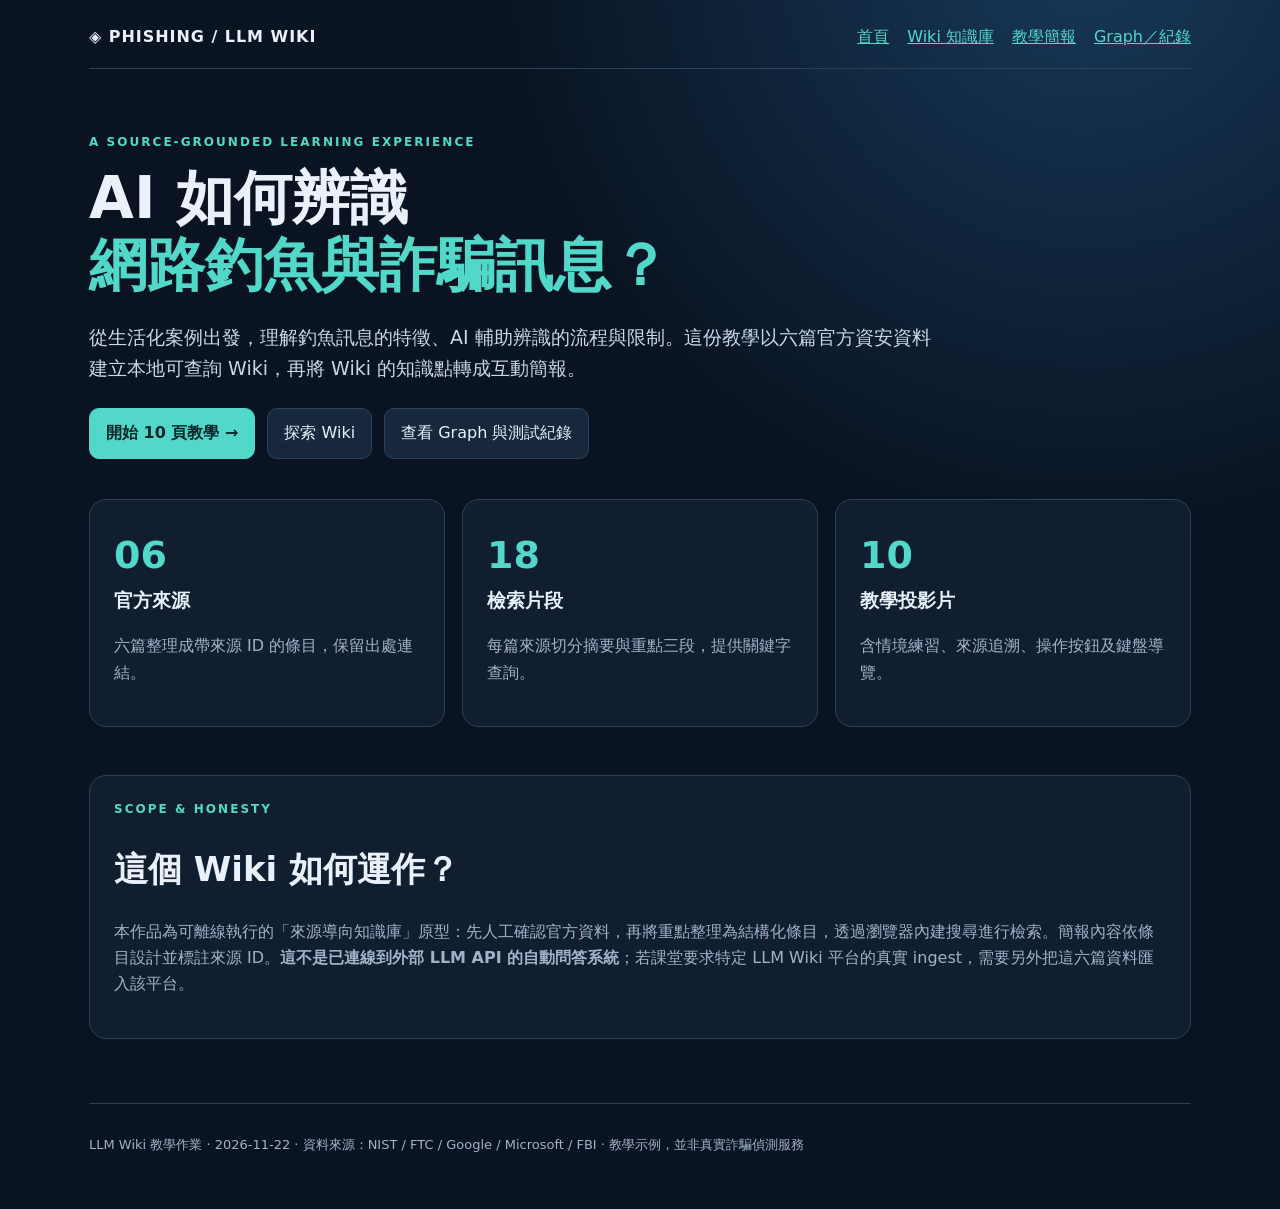
<file: index.html>
<!doctype html><html lang="zh-Hant"><head><meta charset="utf-8"><meta name="viewport" content="width=device-width, initial-scale=1"><meta name="description" content="可檢索的網路釣魚知識庫與互動教學簡報"><title>AI 辨識詐騙｜LLM Wiki</title><link rel="stylesheet" href="assets/style.css"></head><body><div class="wrap"><header class="top"><div class="brand">◈ PHISHING / LLM WIKI</div><nav class="nav"><a href="index.html">首頁</a><a href="wiki.html">Wiki 知識庫</a><a href="slides.html">教學簡報</a><a href="workflow.html">Graph／紀錄</a></nav></header><main><section class="hero"><div class="eyebrow">A source-grounded learning experience</div><h1>AI 如何辨識<br><span style="color:var(--accent)">網路釣魚與詐騙訊息？</span></h1><p class="lead">從生活化案例出發，理解釣魚訊息的特徵、AI 輔助辨識的流程與限制。這份教學以六篇官方資安資料建立本地可查詢 Wiki，再將 Wiki 的知識點轉成互動簡報。</p><div class="actions"><a class="btn primary" href="slides.html">開始 10 頁教學 →</a><a class="btn" href="wiki.html">探索 Wiki</a><a class="btn" href="workflow.html">查看 Graph 與測試紀錄</a></div></section><section class="grid"><div class="card"><div class="kpi">06</div><h3>官方來源</h3><p>六篇整理成帶來源 ID 的條目，保留出處連結。</p></div><div class="card"><div class="kpi">18</div><h3>檢索片段</h3><p>每篇來源切分摘要與重點三段，提供關鍵字查詢。</p></div><div class="card"><div class="kpi">10</div><h3>教學投影片</h3><p>含情境練習、來源追溯、操作按鈕及鍵盤導覽。</p></div></section><section class="section card"><div class="eyebrow">Scope & honesty</div><h2>這個 Wiki 如何運作？</h2><p>本作品為可離線執行的「來源導向知識庫」原型：先人工確認官方資料，再將重點整理為結構化條目，透過瀏覽器內建搜尋進行檢索。簡報內容依條目設計並標註來源 ID。<strong>這不是已連線到外部 LLM API 的自動問答系統</strong>；若課堂要求特定 LLM Wiki 平台的真實 ingest，需要另外把這六篇資料匯入該平台。</p></section></main><footer class="footer">LLM Wiki 教學作業 · 2026-11-22 · 資料來源：NIST / FTC / Google / Microsoft / FBI · 教學示例，並非真實詐騙偵測服務</footer></div></body></html>
</file>
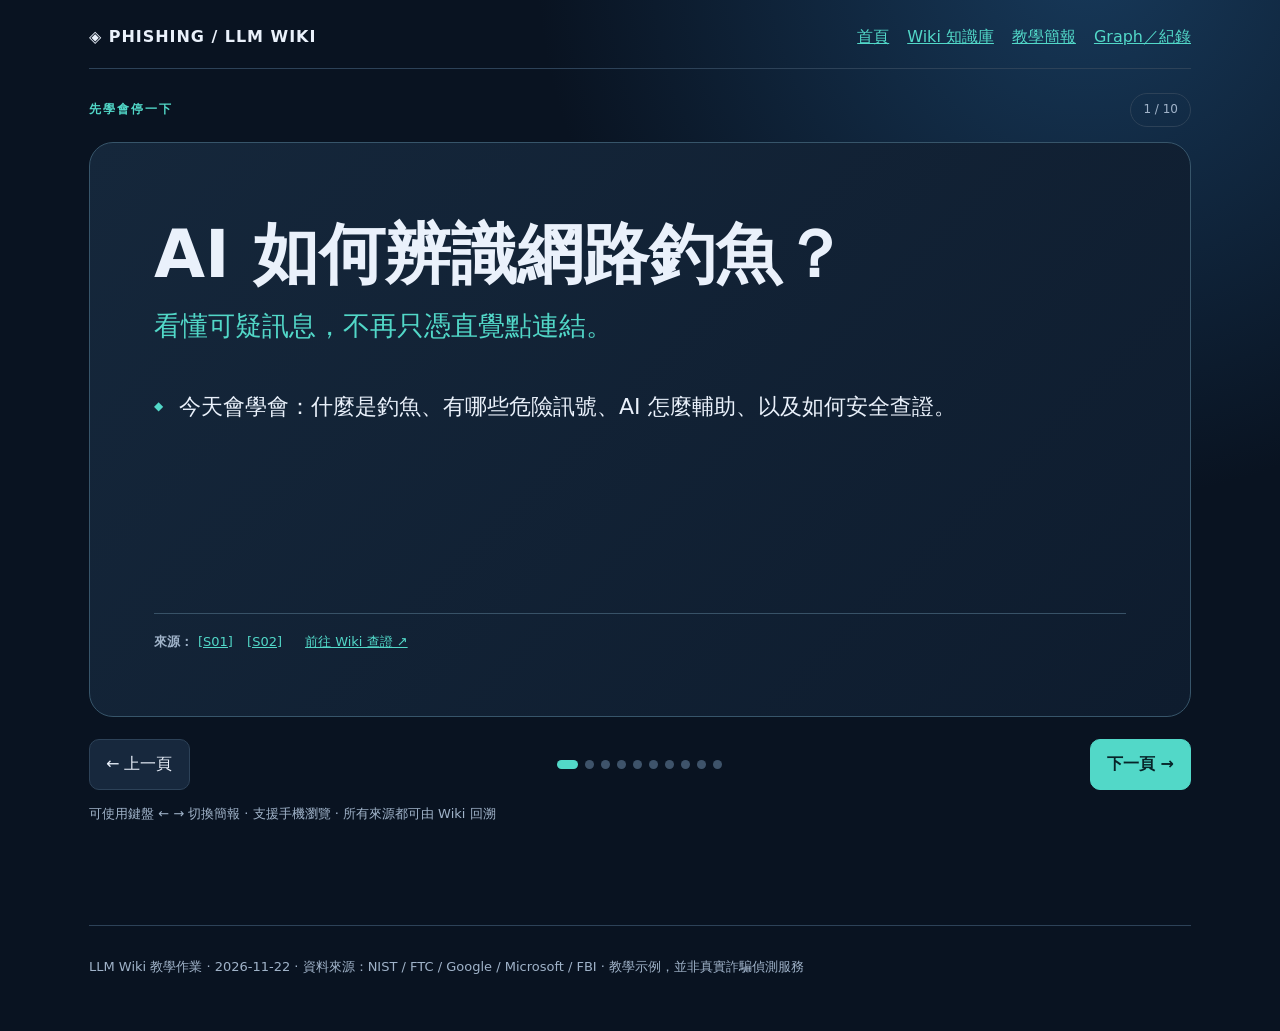
<file: slides.html>
<!doctype html><html lang="zh-Hant"><head><meta charset="utf-8"><meta name="viewport" content="width=device-width, initial-scale=1"><meta name="description" content="可檢索的網路釣魚知識庫與互動教學簡報"><title>互動教學簡報</title><link rel="stylesheet" href="assets/style.css"></head><body><div class="wrap"><header class="top"><div class="brand">◈ PHISHING / LLM WIKI</div><nav class="nav"><a href="index.html">首頁</a><a href="wiki.html">Wiki 知識庫</a><a href="slides.html">教學簡報</a><a href="workflow.html">Graph／紀錄</a></nav></header><main><section class="slide-stage"><div class="slide-meta"><span id="chapter" class="eyebrow"></span><span id="progress" class="pill"></span></div><article id="slide" class="slide-card" aria-live="polite"><h1 id="stitle"></h1><p id="ssub" class="slide-sub"></p><ul id="bullets"></ul><div id="quiz" class="quiz" hidden><button data-answer="wrong">A · 立即付款</button><button data-answer="correct">B · 官方平台查證</button><button data-answer="wrong">C · 回覆信用卡</button><p id="feedback" class="feedback" aria-live="polite"></p></div><div class="slide-sources"><strong>來源：</strong><span id="refs"></span>　<a href="wiki.html">前往 Wiki 查證 ↗</a></div></article><div class="controls"><button id="prev" aria-label="上一頁">← 上一頁</button><div class="dots" id="dots"></div><button class="primary" id="next" aria-label="下一頁">下一頁 →</button></div><p class="tiny">可使用鍵盤 ← → 切換簡報 · 支援手機瀏覽 · 所有來源都可由 Wiki 回溯</p></section></main><style>.slide-stage{padding:24px 0}.slide-meta,.controls{display:flex;align-items:center;justify-content:space-between;gap:12px}.slide-card{background:linear-gradient(135deg,#15273b,#0e1c2e);border:1px solid #37556a;border-radius:24px;min-height:575px;padding:clamp(24px,5vw,65px);margin:15px 0 22px;display:flex;flex-direction:column}.slide-card h1{font-size:clamp(34px,5.3vw,66px);max-width:850px;margin:10px 0 10px}.slide-sub{font-size:clamp(19px,2.5vw,27px);color:var(--accent);margin:0 0 25px}.slide-card ul{font-size:clamp(17px,2vw,22px);line-height:1.7;list-style:none;padding:0;margin:4px 0 32px}.slide-card li{padding-left:25px;margin:11px 0;position:relative}.slide-card li:before{content:'◆';position:absolute;left:0;color:var(--accent);font-size:12px;top:8px}.slide-sources{margin-top:auto;border-top:1px solid #385267;padding-top:17px;color:var(--muted);font-size:13px}.slide-sources a{margin:0 5px}.dots{display:flex;gap:7px;flex-wrap:wrap;justify-content:center}.dot{width:9px;height:9px;border-radius:50%;background:#3e536a;border:0;padding:0}.dot.active{background:var(--accent);width:21px;border-radius:10px}.quiz{display:flex;flex-wrap:wrap;gap:10px}.quiz[hidden]{display:none}.quiz button{text-align:left}.feedback{width:100%;color:var(--yellow);font-weight:bold}@media(max-width:600px){.slide-card{min-height:650px}.controls{flex-wrap:wrap}.dots{order:3;width:100%}}</style><script>const slides=[{"eyebrow": "先學會停一下", "title": "AI 如何辨識網路釣魚？", "subtitle": "看懂可疑訊息，不再只憑直覺點連結。", "bullets": ["今天會學會：什麼是釣魚、有哪些危險訊號、AI 怎麼輔助、以及如何安全查證。"], "refs": ["S01", "S02"]}, {"eyebrow": "01 / 定義", "title": "什麼是網路釣魚？", "subtitle": "看起來像真的，目的是讓你做錯事。", "bullets": ["釣魚是一種社交工程：假冒可信任機構或人物。", "常見目的：取得密碼、信用卡資訊、付款，或誘導進入假網站。", "重點不是訊息長得多專業，而是它要求你做什麼。"], "refs": ["S01", "S03"]}, {"eyebrow": "02 / 生活情境", "title": "你收到這封「帳號停權」通知", "subtitle": "範例訊息：您的帳號將於 10 分鐘後停權，請立即點連結驗證。", "bullets": ["可疑訊號 A：製造恐慌與時間壓力。", "可疑訊號 B：把登入導向不明連結。", "可疑訊號 C：以官方名義要求敏感資訊。"], "refs": ["S02", "S06"]}, {"eyebrow": "03 / 看懂警訊", "title": "三個值得提高警覺的特徵", "subtitle": "警訊是線索，不是單一證據。", "bullets": ["① 催促：立即操作、否則停權或罰款。", "② 誘導：點擊未知連結、下載檔案、匯款。", "③ 冒充：寄件者名稱像官方，但真實網域或請求不合理。"], "refs": ["S02", "S06"]}, {"eyebrow": "04 / AI 的角色", "title": "AI 可以怎麼協助判斷？", "subtitle": "把文字轉成可解釋的風險訊號。", "bullets": ["輸入：訊息文字與可安全取得的發送資訊。", "分析：偵測緊急語氣、索取敏感資訊、可疑連結或冒充線索。", "輸出：標註風險原因，提示使用者改走官方管道查證。", "這是教學用的分析流程，不是已部署的 AI 分類器。"], "refs": ["S01", "S02", "S06"]}, {"eyebrow": "05 / AI 的限制", "title": "為什麼 AI 也可能判錯？", "subtitle": "自然、流暢的文字也可能是詐騙。", "bullets": ["AI 可能誤判：真實通知也會有「立即」等字樣。", "AI 可能漏判：生成式 AI 能寫出非常自然的詐騙文案。", "沒有完整上下文時，模型無法保證寄件者或網站的真實性。", "最重要：讓 AI 協助提醒，而不是直接取代查證。"], "refs": ["S06", "S02"]}, {"eyebrow": "06 / 安全操作", "title": "收到疑似詐騙訊息怎麼辦？", "subtitle": "停、查、保護。", "bullets": ["停：先不要點訊息內的連結或開啟附件。", "查：自己打開官方 App／網站或撥打已知電話確認。", "保護：開啟多重驗證、更新裝置與瀏覽器安全防護。", "如果已輸入密碼，立即由官方網站修改密碼並採取帳戶保護措施。"], "refs": ["S02", "S04", "S05"]}, {"eyebrow": "07 / 保護機制", "title": "瀏覽器能幫上什麼忙？", "subtitle": "安全警告是多一層防線。", "bullets": ["Google Safe Browsing 可對被辨識的欺騙性網站發出警告。", "Microsoft SmartScreen 可協助攔截已知惡意或釣魚網站。", "沒出現警告，不代表網站就一定安全。"], "refs": ["S03", "S04"]}, {"eyebrow": "08 / 小測驗", "title": "看到這則訊息，你會怎麼做？", "subtitle": "「物流異常！請於 15 分鐘內點網址補繳 25 元。」", "bullets": ["A. 直接點進去付錢，以免包裹退回。", "B. 不點連結，開官方物流平台確認是否真的有訂單。", "C. 把信用卡資料回覆給寄件者。"], "refs": ["S02", "S05"]}, {"eyebrow": "09 / 重點回顧", "title": "三句話記住今天的重點", "subtitle": "讓 AI 提醒你，把確認權留給自己。", "bullets": ["釣魚是利用冒充與誘導行動的社交工程。", "AI 可輔助辨識風險，但輸出不是定論。", "遇到可疑訊息，透過獨立官方管道確認。"], "refs": ["S01", "S02", "S06"]}];let at=0;const el=id=>document.getElementById(id);function show(n){at=Math.min(slides.length-1,Math.max(0,n));let s=slides[at];el('chapter').textContent=s.eyebrow;el('progress').textContent=(at+1)+' / '+slides.length;el('stitle').textContent=s.title;el('ssub').textContent=s.subtitle;el('bullets').innerHTML=s.bullets.map(t=>'<li>'+t+'</li>').join('');el('refs').innerHTML=s.refs.map(r=>'<a href="wiki.html#'+r+'">['+r+']</a>').join(' ');el('prev').disabled=at===0;el('next').textContent=at===slides.length-1?'回到第一頁 ↻':'下一頁 →';el('quiz').hidden=at!==8;el('feedback').textContent='';el('dots').innerHTML=slides.map((_,i)=>'<button class="dot '+(i===at?'active':'')+'" title="第'+(i+1)+'頁" aria-label="前往第'+(i+1)+'頁" data-i="'+i+'"></button>').join('');el('dots').querySelectorAll('button').forEach(b=>b.onclick=()=>show(+b.dataset.i));}el('prev').onclick=()=>show(at-1);el('next').onclick=()=>show((at+1)%slides.length);document.addEventListener('keydown',e=>{if(e.key==='ArrowRight')show((at+1)%slides.length);if(e.key==='ArrowLeft')show(at-1)});document.querySelectorAll('[data-answer]').forEach(b=>b.onclick=()=>{el('feedback').textContent=b.dataset.answer==='correct'?'答對了！請透過獨立官方管道確認，不要直接點訊息附上的連結。':'再想想：可疑訊息中的連結與付款要求不能直接相信。';});show(0);</script><footer class="footer">LLM Wiki 教學作業 · 2026-11-22 · 資料來源：NIST / FTC / Google / Microsoft / FBI · 教學示例，並非真實詐騙偵測服務</footer></div></body></html>
</file>
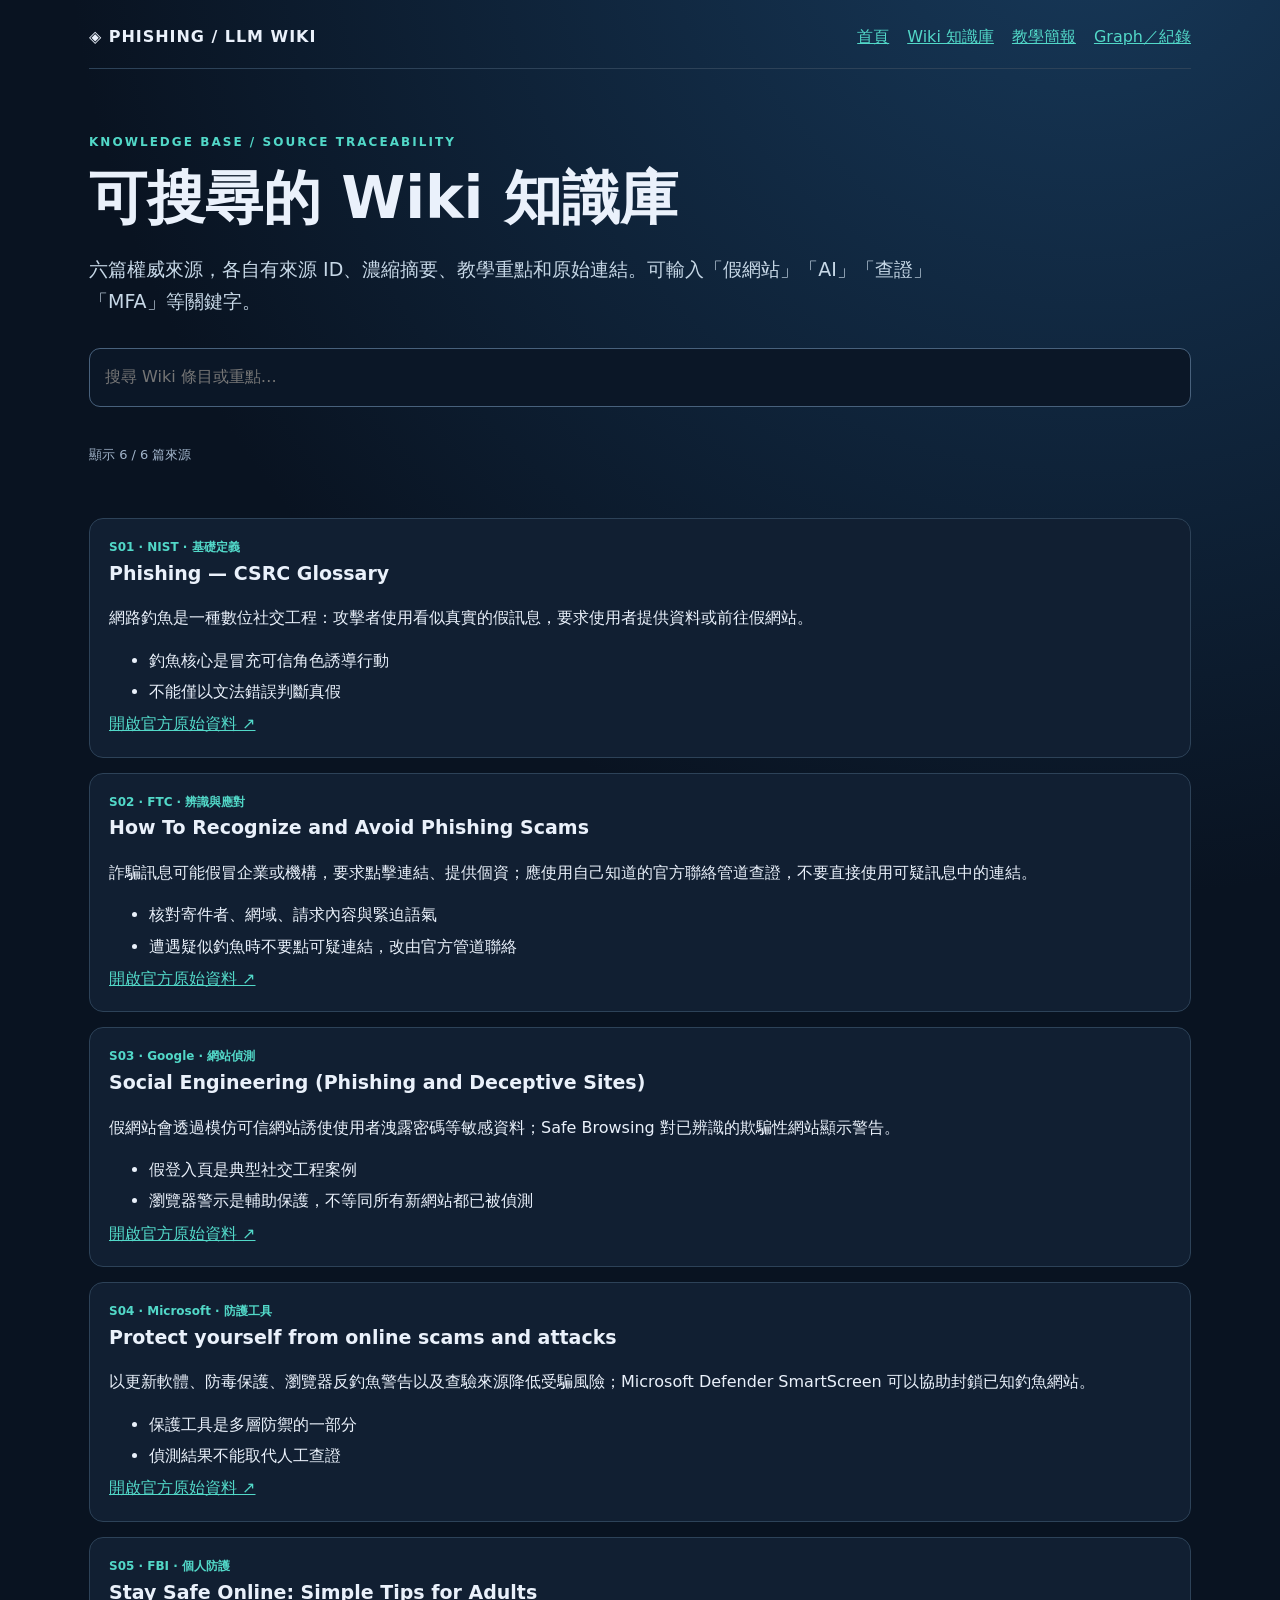
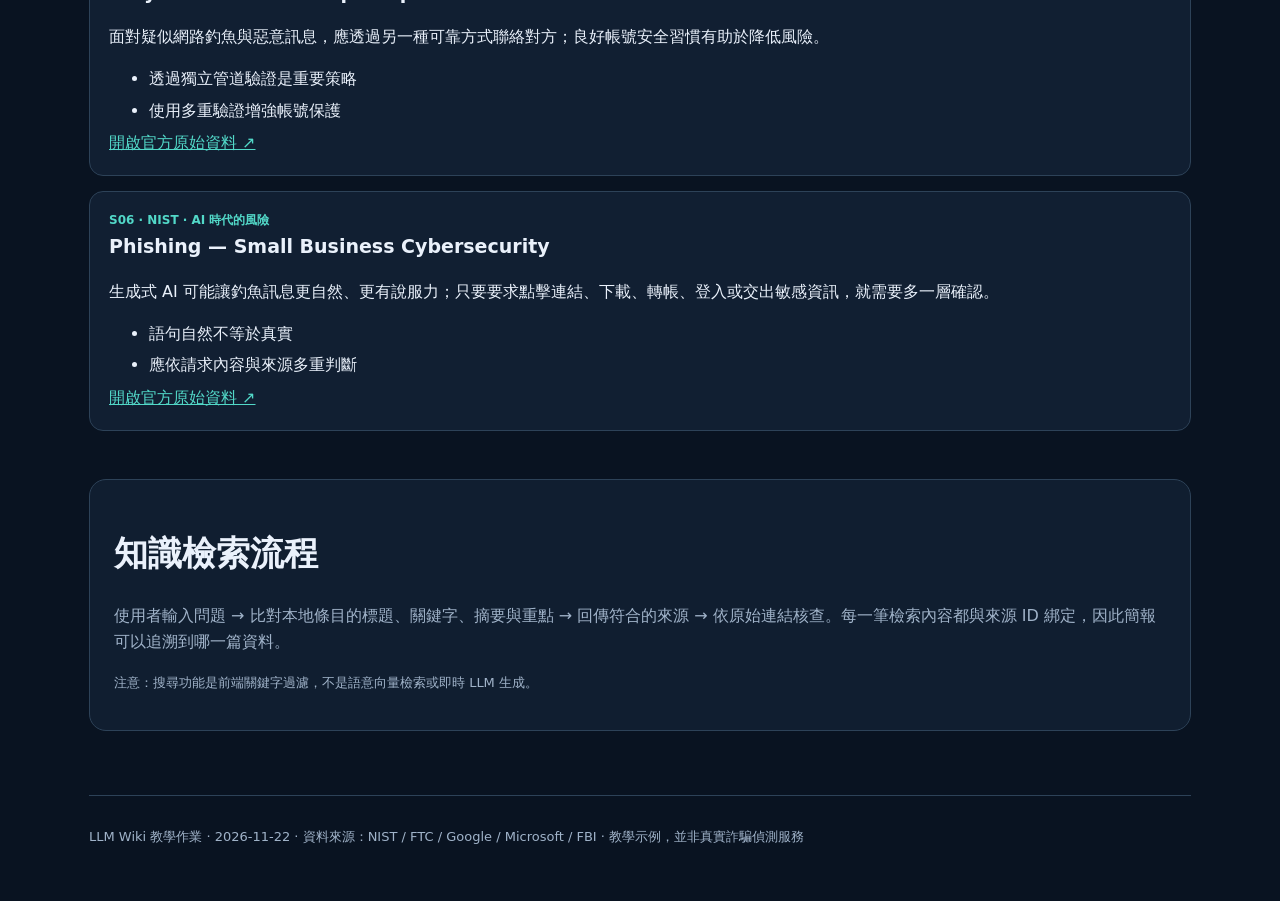
<file: wiki.html>
<!doctype html><html lang="zh-Hant"><head><meta charset="utf-8"><meta name="viewport" content="width=device-width, initial-scale=1"><meta name="description" content="可檢索的網路釣魚知識庫與互動教學簡報"><title>Wiki 知識庫</title><link rel="stylesheet" href="assets/style.css"></head><body><div class="wrap"><header class="top"><div class="brand">◈ PHISHING / LLM WIKI</div><nav class="nav"><a href="index.html">首頁</a><a href="wiki.html">Wiki 知識庫</a><a href="slides.html">教學簡報</a><a href="workflow.html">Graph／紀錄</a></nav></header><main><section class="hero"><div class="eyebrow">Knowledge base / source traceability</div><h1>可搜尋的 Wiki 知識庫</h1><p class="lead">六篇權威來源，各自有來源 ID、濃縮摘要、教學重點和原始連結。可輸入「假網站」「AI」「查證」「MFA」等關鍵字。</p><input id="q" class="search" type="search" placeholder="搜尋 Wiki 條目或重點…" aria-label="搜尋 Wiki"><p id="count" class="tiny" aria-live="polite">顯示 6 / 6 篇來源</p></section><section class="sources" id="sources"><article class="source" id="S01" data-search="nist phishing — csrc glossary 網路釣魚是一種數位社交工程：攻擊者使用看似真實的假訊息，要求使用者提供資料或前往假網站。 定義 社交工程 冒充 釣魚核心是冒充可信角色誘導行動 不能僅以文法錯誤判斷真假"><div class="tag">S01 · NIST · 基礎定義</div><h3>Phishing — CSRC Glossary</h3><p>網路釣魚是一種數位社交工程：攻擊者使用看似真實的假訊息，要求使用者提供資料或前往假網站。</p><ul><li>釣魚核心是冒充可信角色誘導行動</li><li>不能僅以文法錯誤判斷真假</li></ul><a href="https://csrc.nist.gov/glossary/term/phishing" rel="noopener noreferrer" target="_blank">開啟官方原始資料 ↗</a></article><article class="source" id="S02" data-search="ftc how to recognize and avoid phishing scams 詐騙訊息可能假冒企業或機構，要求點擊連結、提供個資；應使用自己知道的官方聯絡管道查證，不要直接使用可疑訊息中的連結。 警訊 查證 防範 核對寄件者、網域、請求內容與緊迫語氣 遭遇疑似釣魚時不要點可疑連結，改由官方管道聯絡"><div class="tag">S02 · FTC · 辨識與應對</div><h3>How To Recognize and Avoid Phishing Scams</h3><p>詐騙訊息可能假冒企業或機構，要求點擊連結、提供個資；應使用自己知道的官方聯絡管道查證，不要直接使用可疑訊息中的連結。</p><ul><li>核對寄件者、網域、請求內容與緊迫語氣</li><li>遭遇疑似釣魚時不要點可疑連結，改由官方管道聯絡</li></ul><a href="https://consumer.ftc.gov/articles/how-recognize-avoid-phishing-scams" rel="noopener noreferrer" target="_blank">開啟官方原始資料 ↗</a></article><article class="source" id="S03" data-search="google social engineering (phishing and deceptive sites) 假網站會透過模仿可信網站誘使使用者洩露密碼等敏感資料；safe browsing 對已辨識的欺騙性網站顯示警告。 假網站 瀏覽器 safe browsing 假登入頁是典型社交工程案例 瀏覽器警示是輔助保護，不等同所有新網站都已被偵測"><div class="tag">S03 · Google · 網站偵測</div><h3>Social Engineering (Phishing and Deceptive Sites)</h3><p>假網站會透過模仿可信網站誘使使用者洩露密碼等敏感資料；Safe Browsing 對已辨識的欺騙性網站顯示警告。</p><ul><li>假登入頁是典型社交工程案例</li><li>瀏覽器警示是輔助保護，不等同所有新網站都已被偵測</li></ul><a href="https://developers.google.com/search/docs/monitor-debug/security/social-engineering" rel="noopener noreferrer" target="_blank">開啟官方原始資料 ↗</a></article><article class="source" id="S04" data-search="microsoft protect yourself from online scams and attacks 以更新軟體、防毒保護、瀏覽器反釣魚警告以及查驗來源降低受騙風險；microsoft defender smartscreen 可以協助封鎖已知釣魚網站。 smartscreen 保護 防禦 保護工具是多層防禦的一部分 偵測結果不能取代人工查證"><div class="tag">S04 · Microsoft · 防護工具</div><h3>Protect yourself from online scams and attacks</h3><p>以更新軟體、防毒保護、瀏覽器反釣魚警告以及查驗來源降低受騙風險；Microsoft Defender SmartScreen 可以協助封鎖已知釣魚網站。</p><ul><li>保護工具是多層防禦的一部分</li><li>偵測結果不能取代人工查證</li></ul><a href="https://support.microsoft.com/en-us/support/protect-yourself-from-online-scams-and-attacks" rel="noopener noreferrer" target="_blank">開啟官方原始資料 ↗</a></article><article class="source" id="S05" data-search="fbi stay safe online: simple tips for adults 面對疑似網路釣魚與惡意訊息，應透過另一種可靠方式聯絡對方；良好帳號安全習慣有助於降低風險。 獨立查證 mfa 個人防護 透過獨立管道驗證是重要策略 使用多重驗證增強帳號保護"><div class="tag">S05 · FBI · 個人防護</div><h3>Stay Safe Online: Simple Tips for Adults</h3><p>面對疑似網路釣魚與惡意訊息，應透過另一種可靠方式聯絡對方；良好帳號安全習慣有助於降低風險。</p><ul><li>透過獨立管道驗證是重要策略</li><li>使用多重驗證增強帳號保護</li></ul><a href="https://www.fbi.gov/how-we-can-help-you/online-safety/stay-safe-online-simple-tips-for-adults" rel="noopener noreferrer" target="_blank">開啟官方原始資料 ↗</a></article><article class="source" id="S06" data-search="nist phishing — small business cybersecurity 生成式 ai 可能讓釣魚訊息更自然、更有說服力；只要要求點擊連結、下載、轉帳、登入或交出敏感資訊，就需要多一層確認。 生成式ai 風險 風險訊號 語句自然不等於真實 應依請求內容與來源多重判斷"><div class="tag">S06 · NIST · AI 時代的風險</div><h3>Phishing — Small Business Cybersecurity</h3><p>生成式 AI 可能讓釣魚訊息更自然、更有說服力；只要要求點擊連結、下載、轉帳、登入或交出敏感資訊，就需要多一層確認。</p><ul><li>語句自然不等於真實</li><li>應依請求內容與來源多重判斷</li></ul><a href="https://www.nist.gov/itl/smallbusinesscyber/guidance-topic/phishing" rel="noopener noreferrer" target="_blank">開啟官方原始資料 ↗</a></article></section><section class="section card"><h2>知識檢索流程</h2><p>使用者輸入問題 → 比對本地條目的標題、關鍵字、摘要與重點 → 回傳符合的來源 → 依原始連結核查。每一筆檢索內容都與來源 ID 綁定，因此簡報可以追溯到哪一篇資料。</p><p class="tiny">注意：搜尋功能是前端關鍵字過濾，不是語意向量檢索或即時 LLM 生成。</p></section></main><script>const q=document.getElementById('q'),cards=[...document.querySelectorAll('.source')],count=document.getElementById('count');q.addEventListener('input',()=>{let term=q.value.trim().toLowerCase(),n=0;cards.forEach(c=>{let ok=c.dataset.search.includes(term);c.hidden=!ok;if(ok)n++});count.textContent=`顯示 ${n} / ${cards.length} 篇來源`});</script><footer class="footer">LLM Wiki 教學作業 · 2026-11-22 · 資料來源：NIST / FTC / Google / Microsoft / FBI · 教學示例，並非真實詐騙偵測服務</footer></div></body></html>
</file>
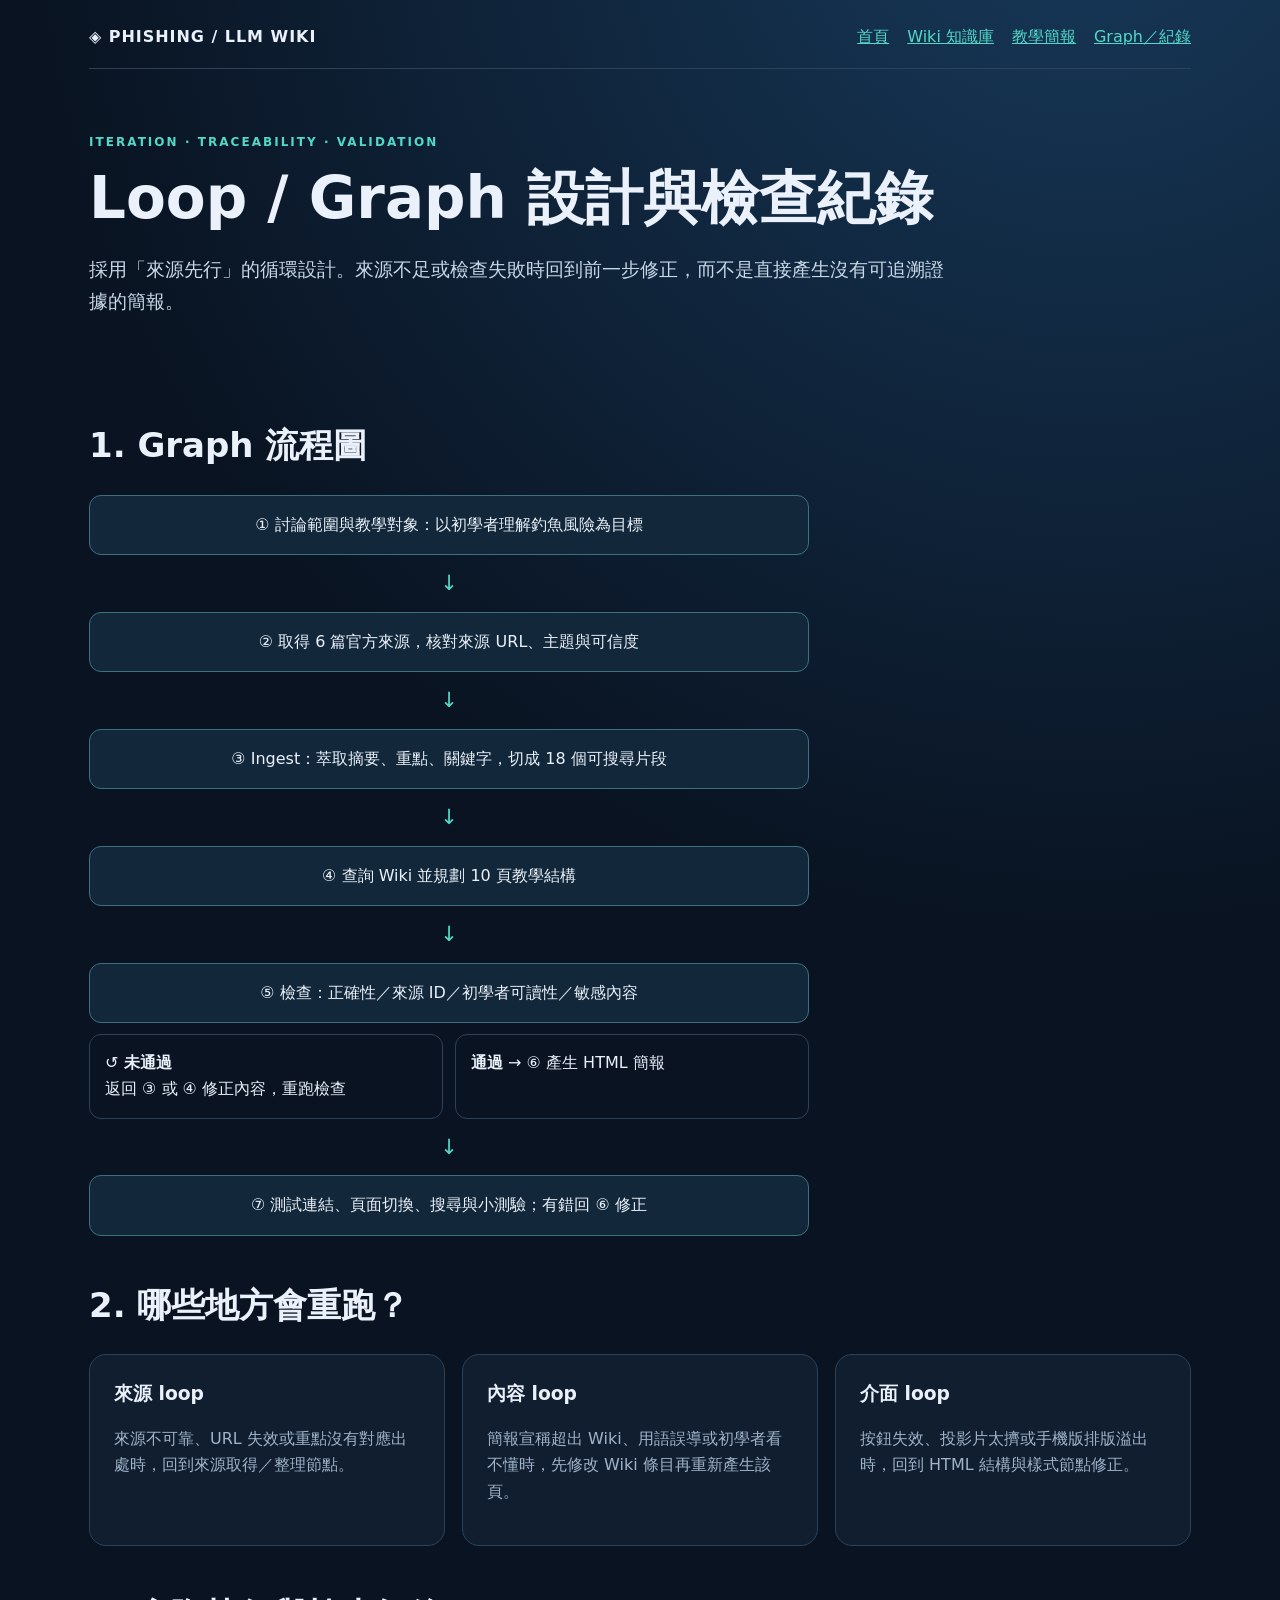
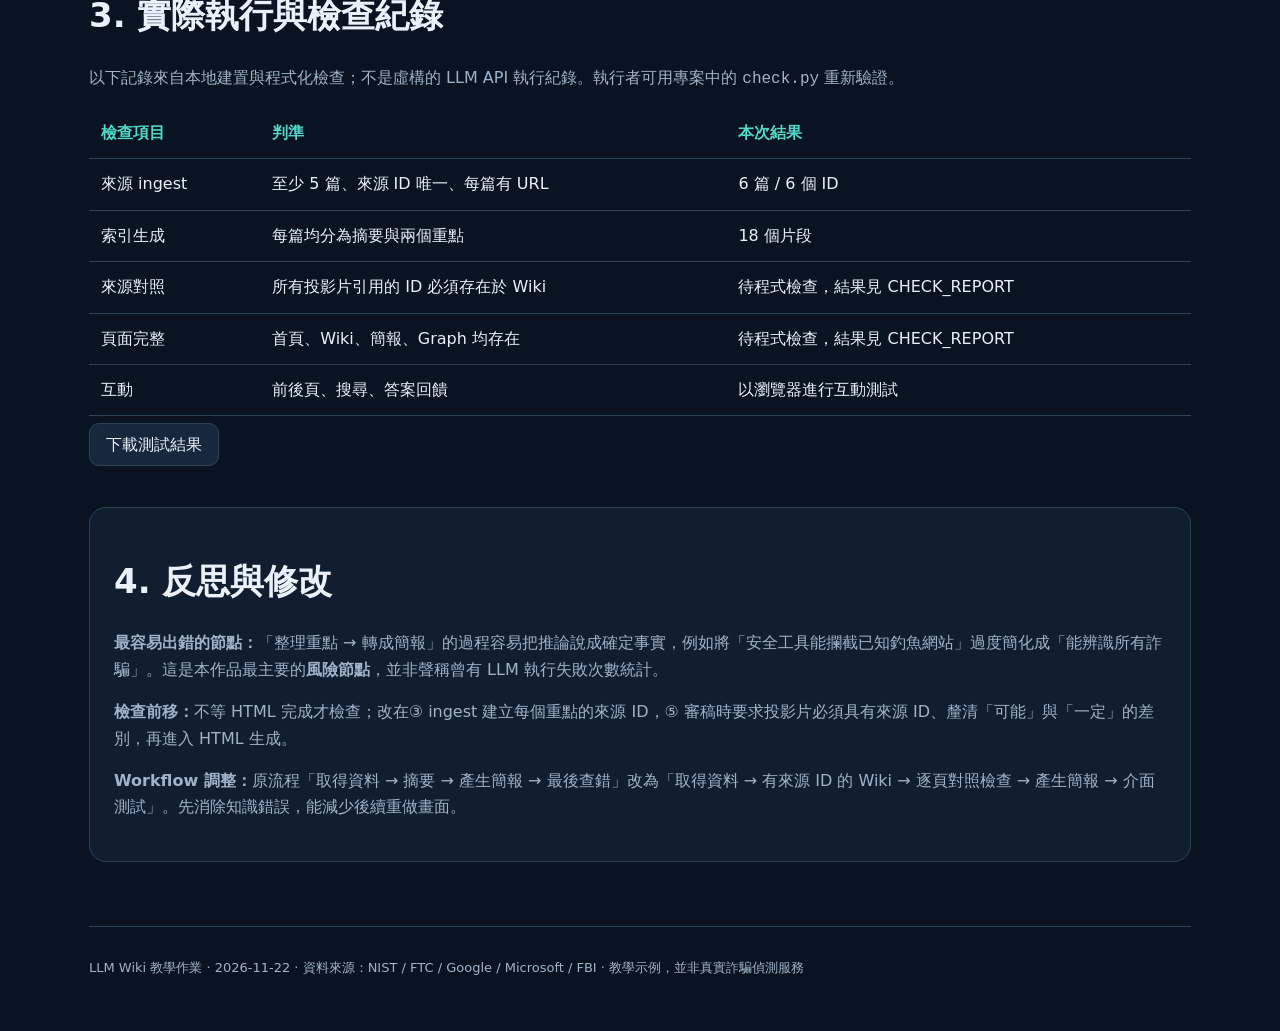
<file: workflow.html>
<!doctype html><html lang="zh-Hant"><head><meta charset="utf-8"><meta name="viewport" content="width=device-width, initial-scale=1"><meta name="description" content="可檢索的網路釣魚知識庫與互動教學簡報"><title>Graph 流程與檢查</title><link rel="stylesheet" href="assets/style.css"></head><body><div class="wrap"><header class="top"><div class="brand">◈ PHISHING / LLM WIKI</div><nav class="nav"><a href="index.html">首頁</a><a href="wiki.html">Wiki 知識庫</a><a href="slides.html">教學簡報</a><a href="workflow.html">Graph／紀錄</a></nav></header><main><section class="hero"><div class="eyebrow">Iteration · traceability · validation</div><h1>Loop / Graph 設計與檢查紀錄</h1><p class="lead">採用「來源先行」的循環設計。來源不足或檢查失敗時回到前一步修正，而不是直接產生沒有可追溯證據的簡報。</p></section><section class="section"><h2>1. Graph 流程圖</h2><div class="diagram"><div class="node">① 討論範圍與教學對象：以初學者理解釣魚風險為目標</div><div class="arrow">↓</div><div class="node">② 取得 6 篇官方來源，核對來源 URL、主題與可信度</div><div class="arrow">↓</div><div class="node">③ Ingest：萃取摘要、重點、關鍵字，切成 18 個可搜尋片段</div><div class="arrow">↓</div><div class="node">④ 查詢 Wiki 並規劃 10 頁教學結構</div><div class="arrow">↓</div><div class="node">⑤ 檢查：正確性／來源 ID／初學者可讀性／敏感內容</div><div class="fork"><div>↺ <strong>未通過</strong><br>返回 ③ 或 ④ 修正內容，重跑檢查</div><div><strong>通過</strong> → ⑥ 產生 HTML 簡報</div></div><div class="arrow">↓</div><div class="node">⑦ 測試連結、頁面切換、搜尋與小測驗；有錯回 ⑥ 修正</div></div></section><section class="section"><h2>2. 哪些地方會重跑？</h2><div class="grid"><article class="card"><h3>來源 loop</h3><p>來源不可靠、URL 失效或重點沒有對應出處時，回到來源取得／整理節點。</p></article><article class="card"><h3>內容 loop</h3><p>簡報宣稱超出 Wiki、用語誤導或初學者看不懂時，先修改 Wiki 條目再重新產生該頁。</p></article><article class="card"><h3>介面 loop</h3><p>按鈕失效、投影片太擠或手機版排版溢出時，回到 HTML 結構與樣式節點修正。</p></article></div></section><section class="section"><h2>3. 實際執行與檢查紀錄</h2><p class="muted">以下記錄來自本地建置與程式化檢查；不是虛構的 LLM API 執行紀錄。執行者可用專案中的 <code>check.py</code> 重新驗證。</p><div class="tablewrap"><table><thead><tr><th>檢查項目</th><th>判準</th><th>本次結果</th></tr></thead><tbody><tr><td>來源 ingest</td><td>至少 5 篇、來源 ID 唯一、每篇有 URL</td><td>6 篇 / 6 個 ID</td></tr><tr><td>索引生成</td><td>每篇均分為摘要與兩個重點</td><td>18 個片段</td></tr><tr><td>來源對照</td><td>所有投影片引用的 ID 必須存在於 Wiki</td><td>待程式檢查，結果見 CHECK_REPORT</td></tr><tr><td>頁面完整</td><td>首頁、Wiki、簡報、Graph 均存在</td><td>待程式檢查，結果見 CHECK_REPORT</td></tr><tr><td>互動</td><td>前後頁、搜尋、答案回饋</td><td>以瀏覽器進行互動測試</td></tr></tbody></table></div><p><a class="btn" href="docs/CHECK_REPORT.txt">下載測試結果</a></p></section><section class="section card"><h2>4. 反思與修改</h2><p><strong>最容易出錯的節點：</strong>「整理重點 → 轉成簡報」的過程容易把推論說成確定事實，例如將「安全工具能攔截已知釣魚網站」過度簡化成「能辨識所有詐騙」。這是本作品最主要的<strong>風險節點</strong>，並非聲稱曾有 LLM 執行失敗次數統計。</p><p><strong>檢查前移：</strong>不等 HTML 完成才檢查；改在③ ingest 建立每個重點的來源 ID，⑤ 審稿時要求投影片必須具有來源 ID、釐清「可能」與「一定」的差別，再進入 HTML 生成。</p><p><strong>Workflow 調整：</strong>原流程「取得資料 → 摘要 → 產生簡報 → 最後查錯」改為「取得資料 → 有來源 ID 的 Wiki → 逐頁對照檢查 → 產生簡報 → 介面測試」。先消除知識錯誤，能減少後續重做畫面。</p></section></main><footer class="footer">LLM Wiki 教學作業 · 2026-11-22 · 資料來源：NIST / FTC / Google / Microsoft / FBI · 教學示例，並非真實詐騙偵測服務</footer></div></body></html>
</file>
<file: assets/style.css>
:root{color-scheme:dark;--bg:#091321;--panel:#111f32;--panel2:#17283d;--line:#2d4258;--text:#eaf1fb;--muted:#a0b3c9;--accent:#52d8c8;--yellow:#f8cb72}
*{box-sizing:border-box}body{margin:0;background:radial-gradient(circle at 85% -5%,#17395a 0%,transparent 36%),var(--bg);color:var(--text);font:16px/1.65 system-ui,-apple-system,'Noto Sans TC',sans-serif}a{color:var(--accent)}.wrap{max-width:1150px;margin:0 auto;padding:24px}.top{display:flex;align-items:center;justify-content:space-between;flex-wrap:wrap;gap:14px;border-bottom:1px solid var(--line);padding-bottom:18px}.brand{font-weight:800;letter-spacing:.06em}.nav{display:flex;gap:18px;flex-wrap:wrap}h1{font-size:clamp(32px,5vw,58px);line-height:1.16;margin:12px 0 22px}h2{font-size:clamp(23px,3vw,34px);line-height:1.24}h3{margin:0 0 10px}.eyebrow{color:var(--accent);font-size:12px;font-weight:800;letter-spacing:.17em;text-transform:uppercase}.lead{font-size:19px;color:#c7d8e7;max-width:860px}.hero{padding:64px 0 40px}.pill{display:inline-flex;align-items:center;border:1px solid var(--line);border-radius:30px;padding:6px 12px;color:var(--muted);font-size:12px}.actions{display:flex;gap:12px;flex-wrap:wrap;margin-top:24px}.btn,button{border:1px solid var(--line);background:var(--panel2);color:var(--text);border-radius:10px;padding:11px 16px;cursor:pointer;font:inherit;text-decoration:none}.btn.primary,button.primary{background:var(--accent);border-color:var(--accent);color:#072429;font-weight:800}.btn:hover,button:hover{filter:brightness(1.13)}.grid{display:grid;grid-template-columns:repeat(3,minmax(0,1fr));gap:17px}.card{background:rgba(17,31,50,.91);border:1px solid var(--line);border-radius:17px;padding:24px}.card p,.sub{color:var(--muted)}.tag{color:var(--accent);font-weight:700;font-size:12px}.muted{color:var(--muted)}.section{margin:48px 0}.search{width:100%;background:#0b1727;color:var(--text);border:1px solid #48617c;border-radius:11px;padding:15px;font:inherit;margin:12px 0 24px}.sources{display:grid;gap:15px}.source{border:1px solid var(--line);border-radius:14px;padding:19px;background:var(--panel)}.source h3{font-size:19px}.source ul{margin:6px 0}.source li{margin:5px 0}.index-row{display:grid;grid-template-columns:110px 1fr;gap:12px;margin:12px 0;border-bottom:1px solid var(--line);padding-bottom:12px}.footer{border-top:1px solid var(--line);padding:30px 0;margin-top:64px;color:var(--muted);font-size:13px}.tiny{font-size:13px;color:var(--muted)}.diagram{display:grid;gap:11px;max-width:720px}.node{border:1px solid #3e7080;padding:16px 20px;border-radius:12px;background:#12283a;text-align:center}.arrow{text-align:center;color:var(--accent);font-size:21px}.fork{display:grid;grid-template-columns:1fr 1fr;gap:12px}.fork>*{border:1px solid var(--line);padding:15px;border-radius:12px}.kpi{font-size:38px;font-weight:850;color:var(--accent)}table{width:100%;border-collapse:collapse}th,td{text-align:left;border-bottom:1px solid var(--line);padding:12px;vertical-align:top}th{color:var(--accent)}.tablewrap{overflow-x:auto}@media(max-width:760px){.grid{grid-template-columns:1fr}.fork{grid-template-columns:1fr}.wrap{padding:16px}.hero{padding-top:35px}.index-row{grid-template-columns:1fr}}
</file>
